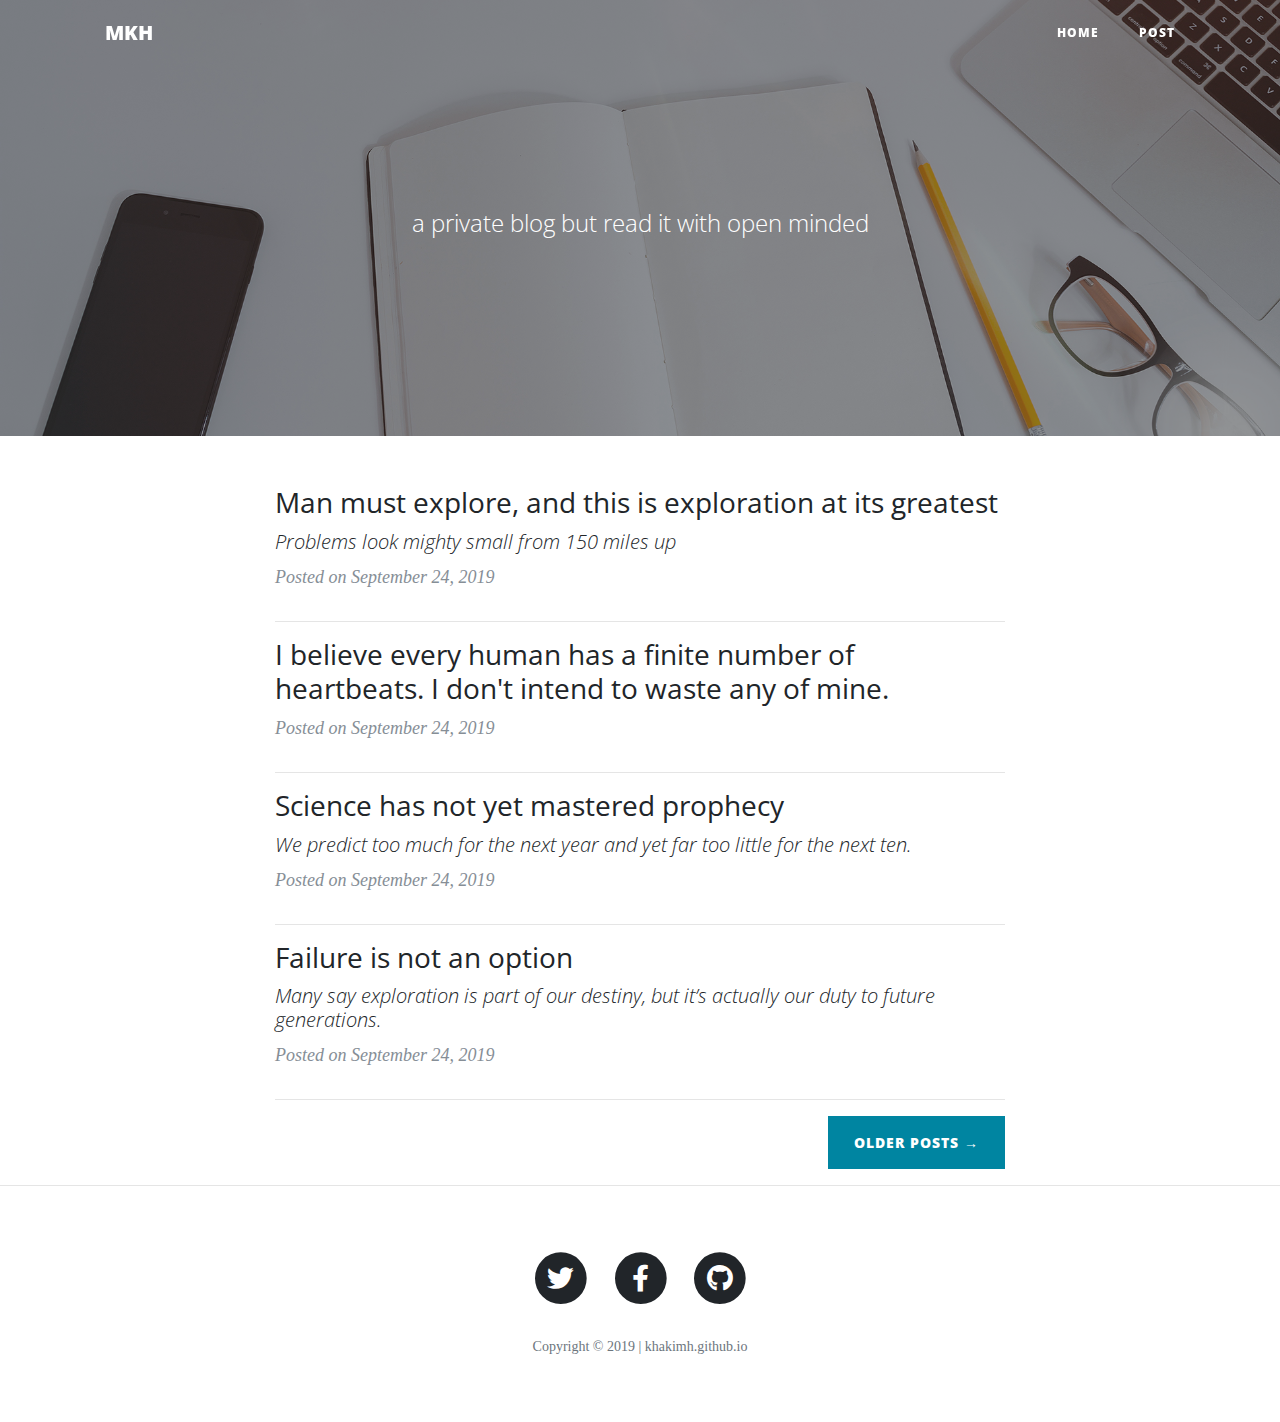
<file: index.html>
<!DOCTYPE html>
<html lang="en">

<head>

  <meta charset="utf-8">
  <meta name="viewport" content="width=device-width, initial-scale=1, shrink-to-fit=no">
  <meta name="description" content="">
  <meta name="author" content="">

  <link rel="icon" href="img/assad.jpg" type="image/png">
  
  <title>MKH</title>

  <!-- Bootstrap core CSS -->
  <link href="vendor/bootstrap/css/bootstrap.min.css" rel="stylesheet">

  <!-- Custom fonts for this template -->
  <link href="vendor/fontawesome-free/css/all.min.css" rel="stylesheet" type="text/css">
  <link href='https://fonts.googleapis.com/css?family=Lora:400,700,400italic,700italic' rel='stylesheet' type='text/css'>
  <link href='https://fonts.googleapis.com/css?family=Open+Sans:300italic,400italic,600italic,700italic,800italic,400,300,600,700,800' rel='stylesheet' type='text/css'>

  <!-- Custom styles for this template -->
  <link href="css/clean-blog.css" rel="stylesheet">
  <link href="css/stylish-portfolio.css" rel="stylesheet">

</head>

<body id="page-top">

  <!-- Navigation -->
  <nav class="navbar navbar-expand-lg navbar-light fixed-top" id="mainNav">
    <div class="container">
      <a class="navbar-brand" href="index.html">MKH</a>
      <button class="navbar-toggler navbar-toggler-right" type="button" data-toggle="collapse" data-target="#navbarResponsive" aria-controls="navbarResponsive" aria-expanded="false" aria-label="Toggle navigation">
        Menu
        <i class="fas fa-bars"></i>
      </button>
      <div class="collapse navbar-collapse" id="navbarResponsive">
        <ul class="navbar-nav ml-auto">
          <li class="nav-item">
            <a class="nav-link" href="index.html">Home</a>
          </li>
          <li class="nav-item">
            <a class="nav-link" href="post.html">Post</a>
          </li>
        </ul>
      </div>
    </div>
  </nav>

  <!-- Page Header -->
  <header class="masthead" style="background-image: url('img/home-bg.jpg')">
    <div class="overlay"></div>
    <div class="container">
      <div class="row">
        <div class="col-lg-8 col-md-10 mx-auto">
          <div class="site-heading">
            <!-- <h1>Clean Blog</h1> -->
            <span class="subheading">a private blog but read it with open minded</span>
          </div>
        </div>
      </div>
    </div>
  </header>

  <!-- Main Content -->
  <div class="container">
    <div class="row">
      <div class="col-lg-8 col-md-10 mx-auto">
        <div class="post-preview">
          <a href="post.html">
            <h3 class="post-subtitle"><strong>
              Man must explore, and this is exploration at its greatest
            </strong></h2>
            <h5 class="post-subtitle"><i>
              Problems look mighty small from 150 miles up
            </i></h5>
          </a>
          <p class="post-meta">Posted on September 24, 2019</p>
        </div>
        <hr>
        <div class="post-preview">
          <a href="post.html">
            <h3 class="post-subtitle"><strong>
              I believe every human has a finite number of heartbeats. I don't intend to waste any of mine.
            </strong></h2>
          </a>
          <p class="post-meta">Posted on September 24, 2019</p>
        </div>
        <hr>
        <div class="post-preview">
          <a href="post.html">
            <h3 class="post-subtitle"><strong>
              Science has not yet mastered prophecy
            </strong></h2>
            <h5 class="post-subtitle"><i>
              We predict too much for the next year and yet far too little for the next ten.
            </i></h5>
          </a>
          <p class="post-meta">Posted on September 24, 2019</p>
        </div>
        <hr>
        <div class="post-preview">
          <a href="post.html">
            <h3 class="post-subtitle"><strong>
              Failure is not an option
            </strong></h2>
            <h5 class="post-subtitle"><i>
              Many say exploration is part of our destiny, but it’s actually our duty to future generations.
            </i></h5>
          </a>
          <p class="post-meta">Posted on September 24, 2019</p>
        </div>
        <hr>
        <!-- Pager -->
        <div class="clearfix">
          <a class="btn btn-primary float-right" href="#">Older Posts &rarr;</a>
        </div>
      </div>
    </div>
  </div>

  <hr>

  <!-- Footer -->
  <footer>
    <div class="container">
      <div class="row">
        <div class="col-lg-8 col-md-10 mx-auto">
          <ul class="list-inline text-center">
            <li class="list-inline-item">
              <a href="https://twitter.com/khakim_png" target="blank">
                <span class="fa-stack fa-lg">
                  <i class="fas fa-circle fa-stack-2x"></i>
                  <i class="fab fa-twitter fa-stack-1x fa-inverse"></i>
                </span>
              </a>
            </li>
            <li class="list-inline-item">
              <a href="https://www.facebook.com/khakim.hidayat" target="blank">
                <span class="fa-stack fa-lg">
                  <i class="fas fa-circle fa-stack-2x"></i>
                  <i class="fab fa-facebook-f fa-stack-1x fa-inverse"></i>
                </span>
              </a>
            </li>
            <li class="list-inline-item">
              <a href="https://github.com/khakimh" target="blank">
                <span class="fa-stack fa-lg">
                  <i class="fas fa-circle fa-stack-2x"></i>
                  <i class="fab fa-github fa-stack-1x fa-inverse"></i>
                </span>
              </a>
            </li>
          </ul>
          <p class="copyright text-muted">Copyright &copy; 2019 | khakimh.github.io</p>
        </div>
      </div>
    </div>
  </footer>

  <a class="scroll-to-top rounded js-scroll-trigger" href="#page-top">
    <i class="fas fa-angle-up"></i>
  </a>

  <!-- Bootstrap core JavaScript -->
  <script src="vendor/jquery/jquery.min.js"></script>
  <script src="vendor/bootstrap/js/bootstrap.bundle.min.js"></script>

  <!-- Custom scripts for this template -->
  <script src="js/clean-blog.min.js"></script>
  <script src="js/stylish-portfolio.min.js"></script>

</body>

</html>
</file>
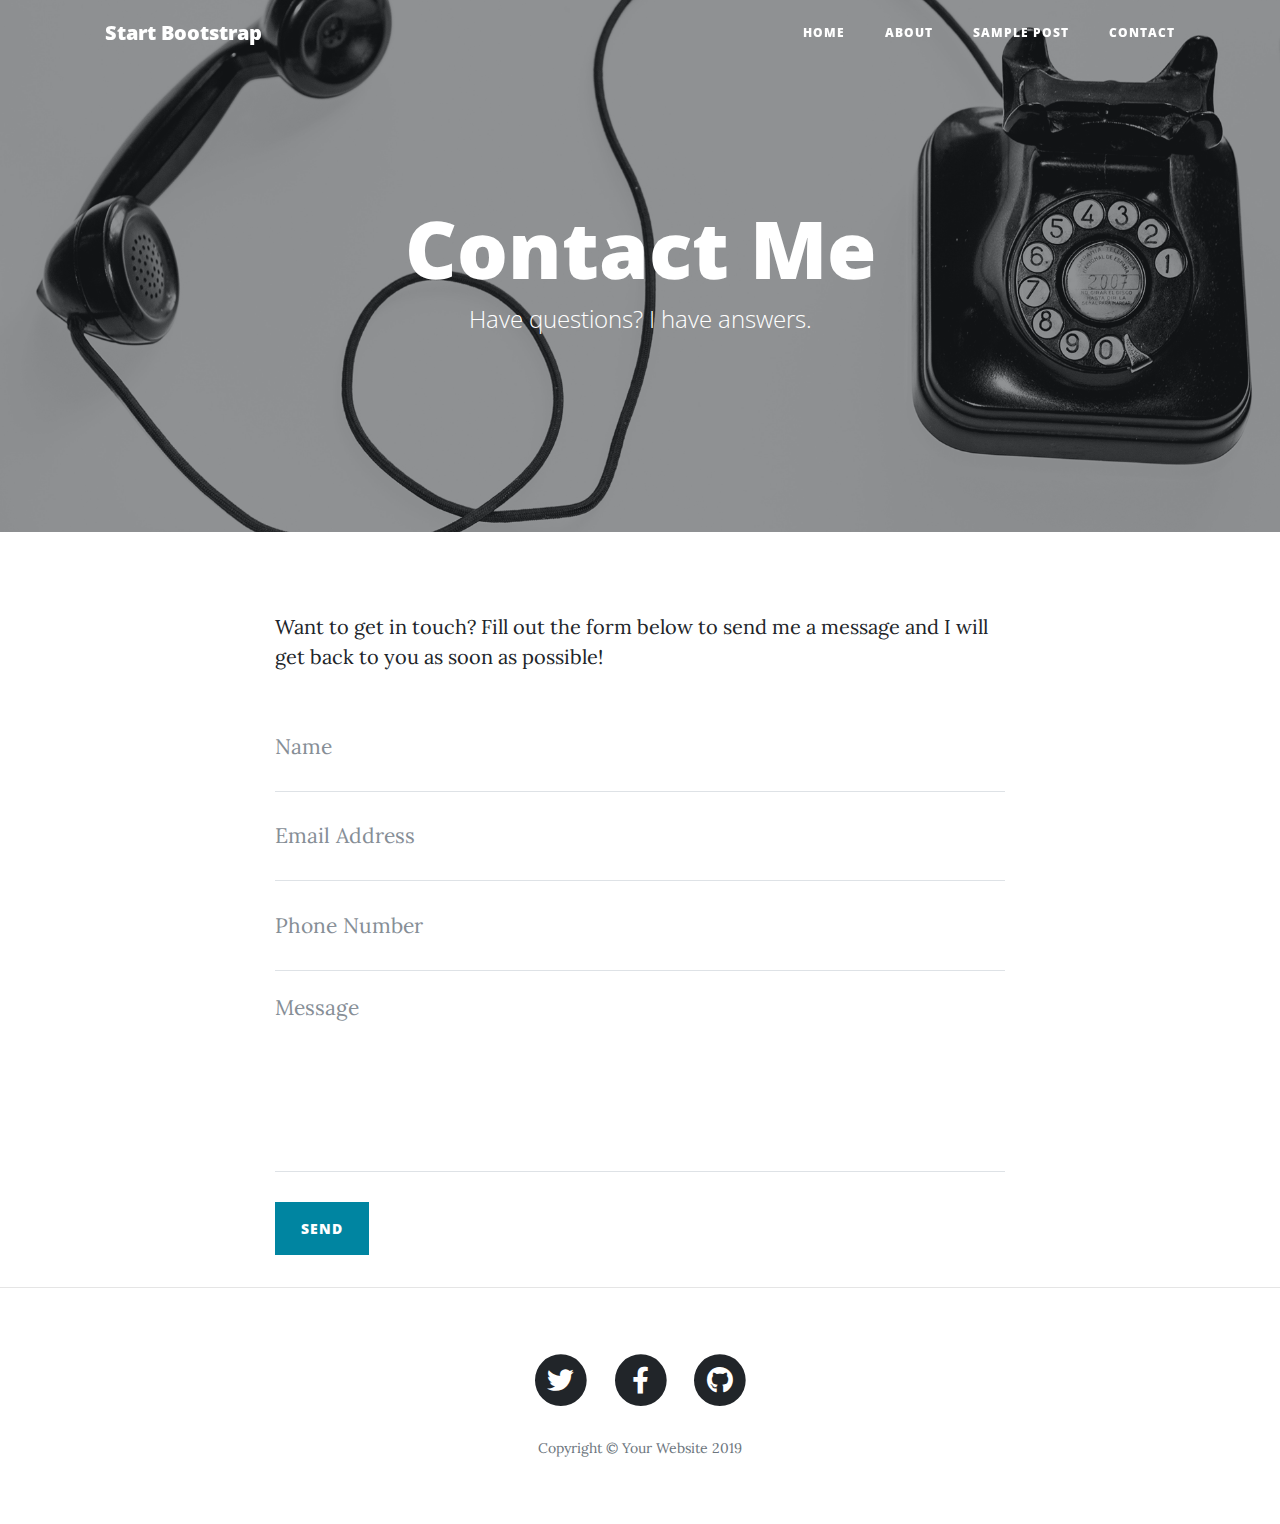
<file: contact.html>
<!DOCTYPE html>
<html lang="en">

<head>

  <meta charset="utf-8">
  <meta name="viewport" content="width=device-width, initial-scale=1, shrink-to-fit=no">
  <meta name="description" content="">
  <meta name="author" content="">

  <title>Clean Blog - Start Bootstrap Theme</title>

  <!-- Bootstrap core CSS -->
  <link href="vendor/bootstrap/css/bootstrap.min.css" rel="stylesheet">

  <!-- Custom fonts for this template -->
  <link href="vendor/fontawesome-free/css/all.min.css" rel="stylesheet" type="text/css">
  <link href='https://fonts.googleapis.com/css?family=Lora:400,700,400italic,700italic' rel='stylesheet' type='text/css'>
  <link href='https://fonts.googleapis.com/css?family=Open+Sans:300italic,400italic,600italic,700italic,800italic,400,300,600,700,800' rel='stylesheet' type='text/css'>

  <!-- Custom styles for this template -->
  <link href="css/clean-blog.min.css" rel="stylesheet">

</head>

<body>

  <!-- Navigation -->
  <nav class="navbar navbar-expand-lg navbar-light fixed-top" id="mainNav">
    <div class="container">
      <a class="navbar-brand" href="index.html">Start Bootstrap</a>
      <button class="navbar-toggler navbar-toggler-right" type="button" data-toggle="collapse" data-target="#navbarResponsive" aria-controls="navbarResponsive" aria-expanded="false" aria-label="Toggle navigation">
        Menu
        <i class="fas fa-bars"></i>
      </button>
      <div class="collapse navbar-collapse" id="navbarResponsive">
        <ul class="navbar-nav ml-auto">
          <li class="nav-item">
            <a class="nav-link" href="index.html">Home</a>
          </li>
          <li class="nav-item">
            <a class="nav-link" href="about.html">About</a>
          </li>
          <li class="nav-item">
            <a class="nav-link" href="post.html">Sample Post</a>
          </li>
          <li class="nav-item">
            <a class="nav-link" href="contact.html">Contact</a>
          </li>
        </ul>
      </div>
    </div>
  </nav>

  <!-- Page Header -->
  <header class="masthead" style="background-image: url('img/contact-bg.jpg')">
    <div class="overlay"></div>
    <div class="container">
      <div class="row">
        <div class="col-lg-8 col-md-10 mx-auto">
          <div class="page-heading">
            <h1>Contact Me</h1>
            <span class="subheading">Have questions? I have answers.</span>
          </div>
        </div>
      </div>
    </div>
  </header>

  <!-- Main Content -->
  <div class="container">
    <div class="row">
      <div class="col-lg-8 col-md-10 mx-auto">
        <p>Want to get in touch? Fill out the form below to send me a message and I will get back to you as soon as possible!</p>
        <!-- Contact Form - Enter your email address on line 19 of the mail/contact_me.php file to make this form work. -->
        <!-- WARNING: Some web hosts do not allow emails to be sent through forms to common mail hosts like Gmail or Yahoo. It's recommended that you use a private domain email address! -->
        <!-- To use the contact form, your site must be on a live web host with PHP! The form will not work locally! -->
        <form name="sentMessage" id="contactForm" novalidate>
          <div class="control-group">
            <div class="form-group floating-label-form-group controls">
              <label>Name</label>
              <input type="text" class="form-control" placeholder="Name" id="name" required data-validation-required-message="Please enter your name.">
              <p class="help-block text-danger"></p>
            </div>
          </div>
          <div class="control-group">
            <div class="form-group floating-label-form-group controls">
              <label>Email Address</label>
              <input type="email" class="form-control" placeholder="Email Address" id="email" required data-validation-required-message="Please enter your email address.">
              <p class="help-block text-danger"></p>
            </div>
          </div>
          <div class="control-group">
            <div class="form-group col-xs-12 floating-label-form-group controls">
              <label>Phone Number</label>
              <input type="tel" class="form-control" placeholder="Phone Number" id="phone" required data-validation-required-message="Please enter your phone number.">
              <p class="help-block text-danger"></p>
            </div>
          </div>
          <div class="control-group">
            <div class="form-group floating-label-form-group controls">
              <label>Message</label>
              <textarea rows="5" class="form-control" placeholder="Message" id="message" required data-validation-required-message="Please enter a message."></textarea>
              <p class="help-block text-danger"></p>
            </div>
          </div>
          <br>
          <div id="success"></div>
          <div class="form-group">
            <button type="submit" class="btn btn-primary" id="sendMessageButton">Send</button>
          </div>
        </form>
      </div>
    </div>
  </div>

  <hr>

  <!-- Footer -->
  <footer>
    <div class="container">
      <div class="row">
        <div class="col-lg-8 col-md-10 mx-auto">
          <ul class="list-inline text-center">
            <li class="list-inline-item">
              <a href="#">
                <span class="fa-stack fa-lg">
                  <i class="fas fa-circle fa-stack-2x"></i>
                  <i class="fab fa-twitter fa-stack-1x fa-inverse"></i>
                </span>
              </a>
            </li>
            <li class="list-inline-item">
              <a href="#">
                <span class="fa-stack fa-lg">
                  <i class="fas fa-circle fa-stack-2x"></i>
                  <i class="fab fa-facebook-f fa-stack-1x fa-inverse"></i>
                </span>
              </a>
            </li>
            <li class="list-inline-item">
              <a href="#">
                <span class="fa-stack fa-lg">
                  <i class="fas fa-circle fa-stack-2x"></i>
                  <i class="fab fa-github fa-stack-1x fa-inverse"></i>
                </span>
              </a>
            </li>
          </ul>
          <p class="copyright text-muted">Copyright &copy; Your Website 2019</p>
        </div>
      </div>
    </div>
  </footer>

  <!-- Bootstrap core JavaScript -->
  <script src="vendor/jquery/jquery.min.js"></script>
  <script src="vendor/bootstrap/js/bootstrap.bundle.min.js"></script>

  <!-- Contact Form JavaScript -->
  <script src="js/jqBootstrapValidation.js"></script>
  <script src="js/contact_me.js"></script>

  <!-- Custom scripts for this template -->
  <script src="js/clean-blog.min.js"></script>

</body>

</html>
</file>
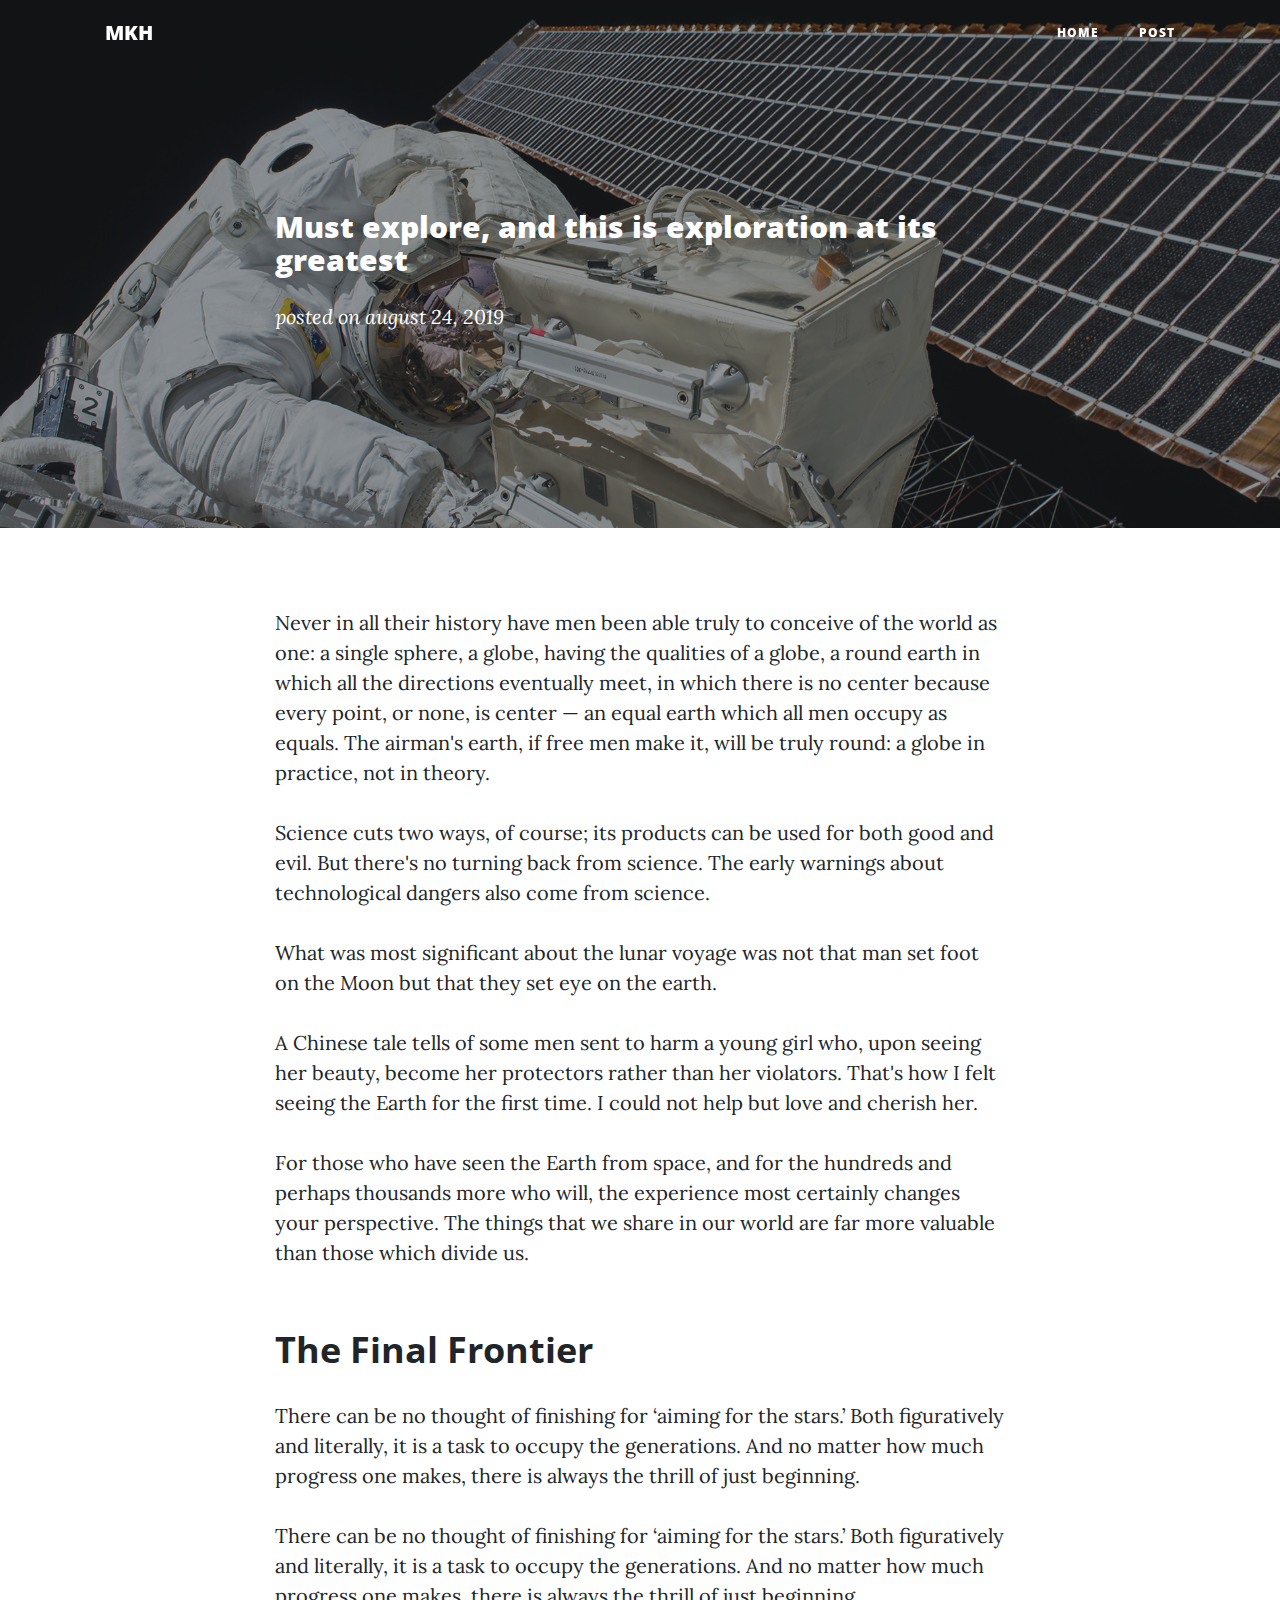
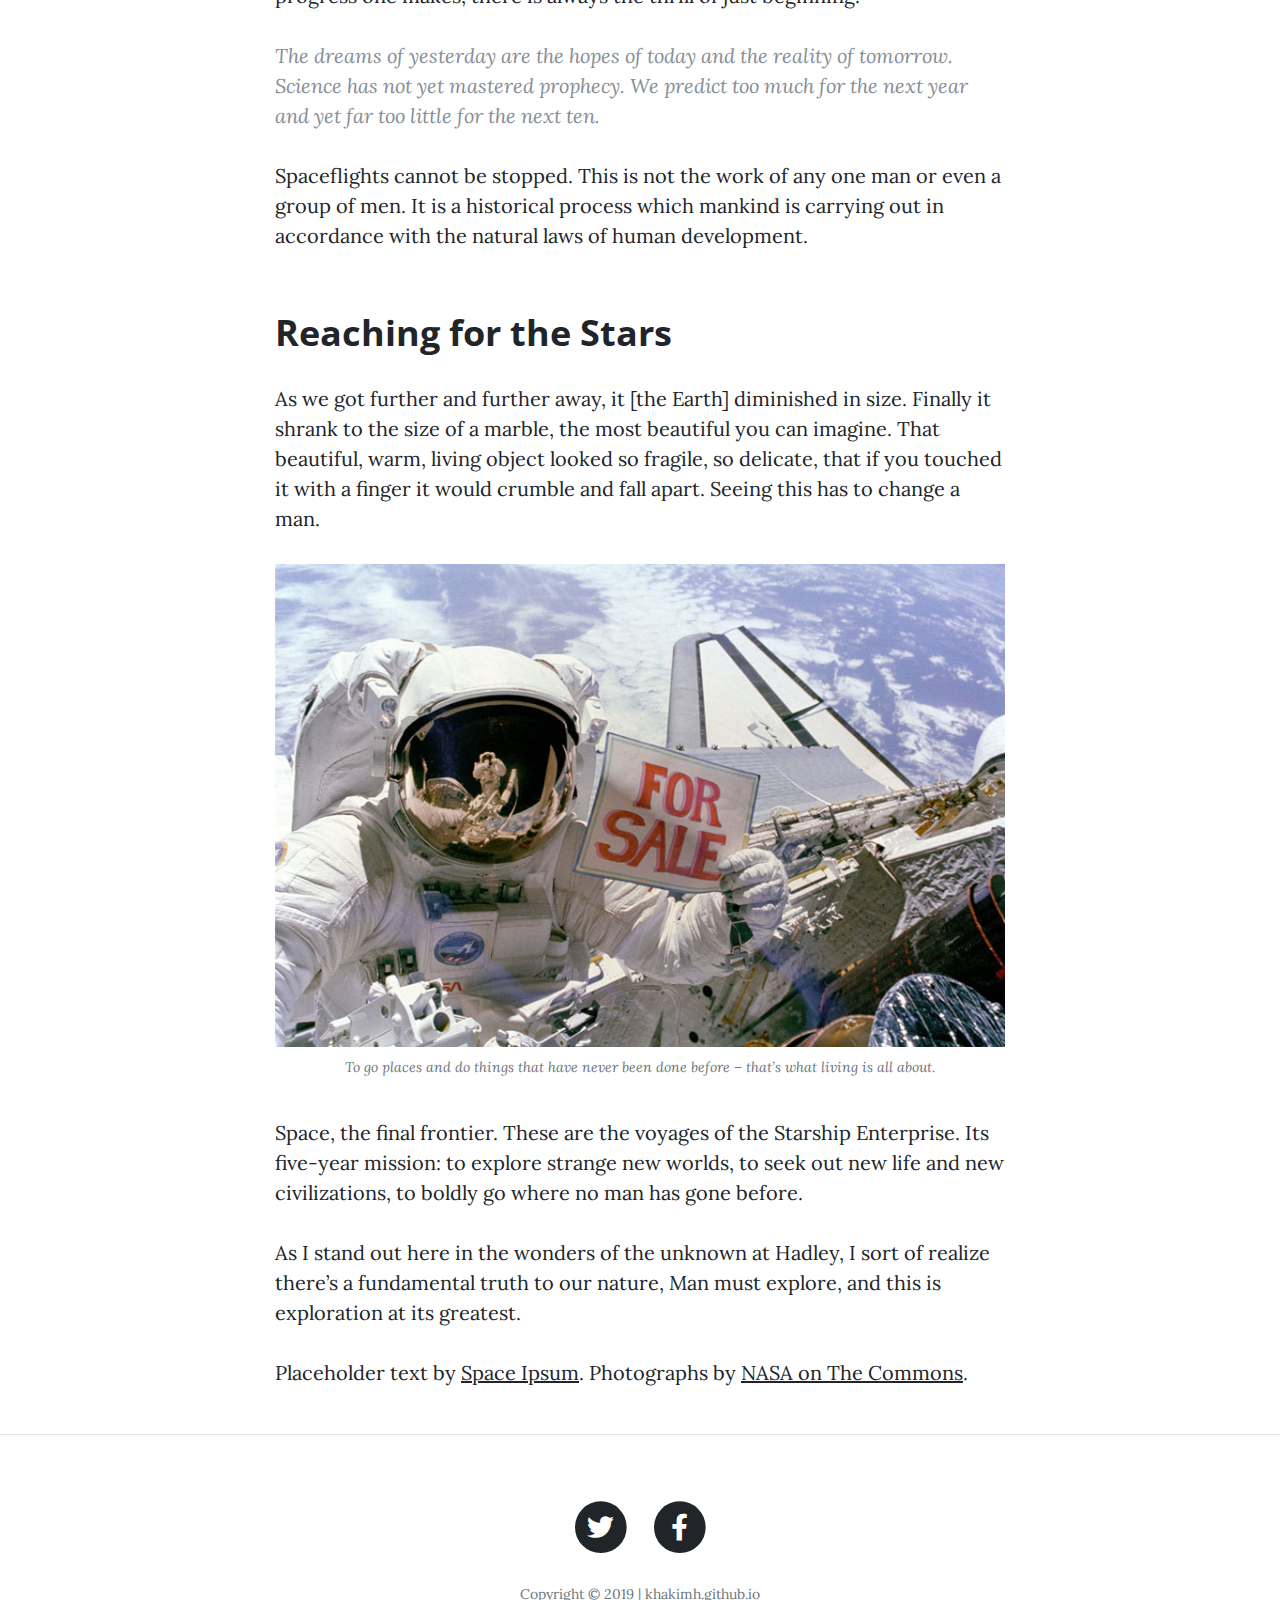
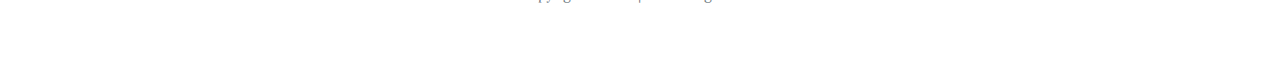
<file: post.html>
<!DOCTYPE html>
<html lang="en">

<head>

  <meta charset="utf-8">
  <meta name="viewport" content="width=device-width, initial-scale=1, shrink-to-fit=no">
  <meta name="description" content="">
  <meta name="author" content="">

  <link rel="icon" href="img/assad.jpg" type="image/png">

  <title>MKH</title>

  <!-- Bootstrap core CSS -->
  <link href="vendor/bootstrap/css/bootstrap.min.css" rel="stylesheet">

  <!-- Custom fonts for this template -->
  <link href="vendor/fontawesome-free/css/all.min.css" rel="stylesheet" type="text/css">
  <link href='https://fonts.googleapis.com/css?family=Lora:400,700,400italic,700italic' rel='stylesheet' type='text/css'>
  <link href='https://fonts.googleapis.com/css?family=Open+Sans:300italic,400italic,600italic,700italic,800italic,400,300,600,700,800' rel='stylesheet' type='text/css'>

  <!-- Custom styles for this template -->
  <link href="css/stylish-portfolio.css" rel="stylesheet">
  <link href="css/clean-blog.min.css" rel="stylesheet">

</head>

<body>

  <!-- Navigation -->
  <nav class="navbar navbar-expand-lg navbar-light fixed-top" id="mainNav">
    <div class="container">
      <a class="navbar-brand" href="index.html">MKH</a>
      <button class="navbar-toggler navbar-toggler-right" type="button" data-toggle="collapse" data-target="#navbarResponsive" aria-controls="navbarResponsive" aria-expanded="false" aria-label="Toggle navigation">
        Menu
        <i class="fas fa-bars"></i>
      </button>
      <div class="collapse navbar-collapse" id="navbarResponsive">
        <ul class="navbar-nav ml-auto">
          <li class="nav-item">
            <a class="nav-link" href="index.html">Home</a>
          </li>
          <li class="nav-item">
            <a class="nav-link" href="post.html">Post</a>
          </li>
        </ul>
      </div>
    </div>
  </nav>

  <!-- Page Header -->
  <header class="masthead" style="background-image: url('img/post-bg.jpg')" id ="page-top">
    <div class="overlay"></div>
    <div class="container">
      <div class="row">
        <div class="col-lg-8 col-md-10 mx-auto">
          <div class="post-heading">
            <h1 class="subheading"><strong> Must explore, and this is exploration at its greatest</strong></h1>
            <span class="meta">posted on august 24, 2019</span>
          </div>
        </div>
      </div>
    </div>
  </header>

  <!-- Post Content -->
  <article>
    <div class="container">
      <div class="row">
        <div class="col-lg-8 col-md-10 mx-auto">
          <p>Never in all their history have men been able truly to conceive of the world as one: a single sphere, a globe, having the qualities of a globe, a round earth in which all the directions eventually meet, in which there is no center because every point, or none, is center — an equal earth which all men occupy as equals. The airman's earth, if free men make it, will be truly round: a globe in practice, not in theory.</p>

          <p>Science cuts two ways, of course; its products can be used for both good and evil. But there's no turning back from science. The early warnings about technological dangers also come from science.</p>

          <p>What was most significant about the lunar voyage was not that man set foot on the Moon but that they set eye on the earth.</p>

          <p>A Chinese tale tells of some men sent to harm a young girl who, upon seeing her beauty, become her protectors rather than her violators. That's how I felt seeing the Earth for the first time. I could not help but love and cherish her.</p>

          <p>For those who have seen the Earth from space, and for the hundreds and perhaps thousands more who will, the experience most certainly changes your perspective. The things that we share in our world are far more valuable than those which divide us.</p>

          <h2 class="section-heading">The Final Frontier</h2>

          <p>There can be no thought of finishing for ‘aiming for the stars.’ Both figuratively and literally, it is a task to occupy the generations. And no matter how much progress one makes, there is always the thrill of just beginning.</p>

          <p>There can be no thought of finishing for ‘aiming for the stars.’ Both figuratively and literally, it is a task to occupy the generations. And no matter how much progress one makes, there is always the thrill of just beginning.</p>

          <blockquote class="blockquote">The dreams of yesterday are the hopes of today and the reality of tomorrow. Science has not yet mastered prophecy. We predict too much for the next year and yet far too little for the next ten.</blockquote>

          <p>Spaceflights cannot be stopped. This is not the work of any one man or even a group of men. It is a historical process which mankind is carrying out in accordance with the natural laws of human development.</p>

          <h2 class="section-heading">Reaching for the Stars</h2>

          <p>As we got further and further away, it [the Earth] diminished in size. Finally it shrank to the size of a marble, the most beautiful you can imagine. That beautiful, warm, living object looked so fragile, so delicate, that if you touched it with a finger it would crumble and fall apart. Seeing this has to change a man.</p>

          <a href="#">
            <img class="img-fluid" src="img/post-sample-image.jpg" alt="">
          </a>
          <span class="caption text-muted">To go places and do things that have never been done before – that’s what living is all about.</span>

          <p>Space, the final frontier. These are the voyages of the Starship Enterprise. Its five-year mission: to explore strange new worlds, to seek out new life and new civilizations, to boldly go where no man has gone before.</p>

          <p>As I stand out here in the wonders of the unknown at Hadley, I sort of realize there’s a fundamental truth to our nature, Man must explore, and this is exploration at its greatest.</p>

          <p>Placeholder text by
            <a href="http://spaceipsum.com/">Space Ipsum</a>. Photographs by
            <a href="https://www.flickr.com/photos/nasacommons/">NASA on The Commons</a>.</p>
        </div>
      </div>
    </div>
  </article>

  <hr>

  <a class="scroll-to-top rounded js-scroll-trigger" href="#page-top">
    <i class="fas fa-angle-up"></i>
  </a>

  <!-- Footer -->
  <footer>
    <div class="container">
      <div class="row">
        <div class="col-lg-8 col-md-10 mx-auto">
          <ul class="list-inline text-center">
            <li class="list-inline-item">
              <a href="https://twitter.com/khakim_png" target="blank">
                <span class="fa-stack fa-lg">
                  <i class="fas fa-circle fa-stack-2x"></i>
                  <i class="fab fa-twitter fa-stack-1x fa-inverse"></i>
                </span>
              </a>
            </li>
            <li class="list-inline-item">
              <a href="https://www.facebook.com/khakim.hidayat" target="blank">
                <span class="fa-stack fa-lg">
                  <i class="fas fa-circle fa-stack-2x"></i>
                  <i class="fab fa-facebook-f fa-stack-1x fa-inverse"></i>
                </span>
              </a>
            </li>
          </ul>
          <p class="copyright text-muted">Copyright &copy; 2019 | khakimh.github.io</p>
        </div>
      </div>
    </div>
  </footer>

  <!-- Bootstrap core JavaScript -->
  <script src="vendor/jquery/jquery.min.js"></script>
  <script src="vendor/bootstrap/js/bootstrap.bundle.min.js"></script>

  <!-- Custom scripts for this template -->
  <script src="js/clean-blog.min.js"></script>
  <script src="js/stylish-portfolio.min.js"></script>

</body>

</html>
</file>
<file: css/clean-blog.css>
/*!
 * Start Bootstrap - Clean Blog v5.0.7 (https://startbootstrap.com/template-overviews/clean-blog)
 * Copyright 2013-2019 Start Bootstrap
 * Licensed under MIT (https://github.com/BlackrockDigital/startbootstrap-clean-blog/blob/master/LICENSE)
 */

body {
  font-size: 20px;
  color: #212529;
  font-family: 'Lora', 'Times New Roman', serif;
}

p {
  line-height: 1.5;
  margin: 30px 0;
}

p a {
  text-decoration: underline;
}

h1,
h2,
h3,
h4,
h5,
h6 {
  font-weight: 800;
  font-family: 'Open Sans', 'Helvetica Neue', Helvetica, Arial, sans-serif;
}

a {
  color: #212529;
  -webkit-transition: all 0.2s;
  transition: all 0.2s;
}

a:focus, a:hover {
  color: #0085A1;
}

blockquote {
  font-style: italic;
  color: #868e96;
}

.section-heading {
  font-size: 36px;
  font-weight: 700;
  margin-top: 60px;
}

.caption {
  font-size: 14px;
  font-style: italic;
  display: block;
  margin: 0;
  padding: 10px;
  text-align: center;
  border-bottom-right-radius: 5px;
  border-bottom-left-radius: 5px;
}

::-moz-selection {
  color: #fff;
  background: #0085A1;
  text-shadow: none;
}

::selection {
  color: #fff;
  background: #0085A1;
  text-shadow: none;
}

img::-moz-selection {
  color: #fff;
  background: transparent;
}

img::selection {
  color: #fff;
  background: transparent;
}

img::-moz-selection {
  color: #fff;
  background: transparent;
}

#mainNav {
  position: absolute;
  border-bottom: 1px solid #e9ecef;
  background-color: white;
  font-family: 'Open Sans', 'Helvetica Neue', Helvetica, Arial, sans-serif;
}

#mainNav .navbar-brand {
  font-weight: 800;
  color: #343a40;
}

#mainNav .navbar-toggler {
  font-size: 12px;
  font-weight: 800;
  padding: 13px;
  text-transform: uppercase;
  color: #343a40;
}

#mainNav .navbar-nav > li.nav-item > a {
  font-size: 12px;
  font-weight: 800;
  letter-spacing: 1px;
  text-transform: uppercase;
}

@media only screen and (min-width: 992px) {
  #mainNav {
    border-bottom: 1px solid transparent;
    background: transparent;
  }
  #mainNav .navbar-brand {
    padding: 10px 20px;
    color: #fff;
  }
  #mainNav .navbar-brand:focus, #mainNav .navbar-brand:hover {
    color: rgba(255, 255, 255, 0.8);
  }
  #mainNav .navbar-nav > li.nav-item > a {
    padding: 10px 20px;
    color: #fff;
  }
  #mainNav .navbar-nav > li.nav-item > a:focus, #mainNav .navbar-nav > li.nav-item > a:hover {
    color: rgba(255, 255, 255, 0.8);
  }
}

@media only screen and (min-width: 992px) {
  #mainNav {
    -webkit-transition: background-color 0.2s;
    transition: background-color 0.2s;
    /* Force Hardware Acceleration in WebKit */
    -webkit-transform: translate3d(0, 0, 0);
    transform: translate3d(0, 0, 0);
    -webkit-backface-visibility: hidden;
  }
  #mainNav.is-fixed {
    /* when the user scrolls down, we hide the header right above the viewport */
    position: fixed;
    top: -67px;
    -webkit-transition: -webkit-transform 0.2s;
    transition: -webkit-transform 0.2s;
    transition: transform 0.2s;
    transition: transform 0.2s, -webkit-transform 0.2s;
    border-bottom: 1px solid white;
    background-color: rgba(255, 255, 255, 0.9);
  }
  #mainNav.is-fixed .navbar-brand {
    color: #212529;
  }
  #mainNav.is-fixed .navbar-brand:focus, #mainNav.is-fixed .navbar-brand:hover {
    color: #0085A1;
  }
  #mainNav.is-fixed .navbar-nav > li.nav-item > a {
    color: #212529;
  }
  #mainNav.is-fixed .navbar-nav > li.nav-item > a:focus, #mainNav.is-fixed .navbar-nav > li.nav-item > a:hover {
    color: #0085A1;
  }
  #mainNav.is-visible {
    /* if the user changes the scrolling direction, we show the header */
    -webkit-transform: translate3d(0, 100%, 0);
    transform: translate3d(0, 100%, 0);
  }
}

header.masthead {
  margin-bottom: 50px;
  background: no-repeat center center;
  background-color: #868e96;
  background-attachment: scroll;
  position: relative;
  background-size: cover;
}

header.masthead .overlay {
  position: absolute;
  top: 0;
  left: 0;
  height: 100%;
  width: 100%;
  background-color: #212529;
  opacity: 0.5;
}

header.masthead .page-heading,
header.masthead .post-heading,
header.masthead .site-heading {
  padding: 200px 0 150px;
  color: white;
}

@media only screen and (min-width: 768px) {
  header.masthead .page-heading,
  header.masthead .post-heading,
  header.masthead .site-heading {
    padding: 200px 0;
  }
}

header.masthead .page-heading,
header.masthead .site-heading {
  text-align: center;
}

header.masthead .page-heading h1,
header.masthead .site-heading h1 {
  font-size: 50px;
  margin-top: 0;
}

header.masthead .page-heading .subheading,
header.masthead .site-heading .subheading {
  font-size: 24px;
  font-weight: 300;
  line-height: 1.1;
  display: block;
  margin: 10px 0 0;
  font-family: 'Open Sans', 'Helvetica Neue', Helvetica, Arial, sans-serif;
}

@media only screen and (min-width: 768px) {
  header.masthead .page-heading h1,
  header.masthead .site-heading h1 {
    font-size: 80px;
  }
}

header.masthead .post-heading h1 {
  font-size: 35px;
}

header.masthead .post-heading .meta,
header.masthead .post-heading .subheading {
  line-height: 1.1;
  display: block;
}

header.masthead .post-heading .subheading {
  font-size: 24px;
  font-weight: 600;
  margin: 10px 0 30px;
  font-family: 'Open Sans', 'Helvetica Neue', Helvetica, Arial, sans-serif;
}

header.masthead .post-heading .meta {
  font-size: 20px;
  font-weight: 300;
  font-style: italic;
  font-family: 'Lora', 'Times New Roman', serif;
}

header.masthead .post-heading .meta a {
  color: #fff;
}

@media only screen and (min-width: 768px) {
  header.masthead .post-heading h1 {
    font-size: 55px;
  }
  header.masthead .post-heading .subheading {
    font-size: 30px;
  }
}

.post-preview > a {
  color: #212529;
}

.post-preview > a:focus, .post-preview > a:hover {
  text-decoration: none;
  color: #0085A1;
}

.post-preview > a > .post-title {
  font-size: 30px;
  margin-top: 30px;
  margin-bottom: 10px;
}

.post-preview > a > .post-subtitle {
  font-weight: 300;
  margin: 0 0 10px;
}

.post-preview > .post-meta {
  font-size: 18px;
  font-style: italic;
  margin-top: 0;
  color: #868e96;
}

.post-preview > .post-meta > a {
  text-decoration: none;
  color: #212529;
}

.post-preview > .post-meta > a:focus, .post-preview > .post-meta > a:hover {
  text-decoration: underline;
  color: #0085A1;
}

@media only screen and (min-width: 768px) {
  .post-preview > a > .post-title {
    font-size: 36px;
  }
}

.floating-label-form-group {
  font-size: 14px;
  position: relative;
  margin-bottom: 0;
  padding-bottom: 0.5em;
  border-bottom: 1px solid #dee2e6;
}

.floating-label-form-group input,
.floating-label-form-group textarea {
  font-size: 1.5em;
  position: relative;
  z-index: 1;
  padding: 0;
  resize: none;
  border: none;
  border-radius: 0;
  background: none;
  -webkit-box-shadow: none !important;
  box-shadow: none !important;
  font-family: 'Lora', 'Times New Roman', serif;
}

.floating-label-form-group input::-webkit-input-placeholder,
.floating-label-form-group textarea::-webkit-input-placeholder {
  color: #868e96;
  font-family: 'Lora', 'Times New Roman', serif;
}

.floating-label-form-group label {
  font-size: 0.85em;
  line-height: 1.764705882em;
  position: relative;
  z-index: 0;
  top: 2em;
  display: block;
  margin: 0;
  -webkit-transition: top 0.3s ease, opacity 0.3s ease;
  transition: top 0.3s ease, opacity 0.3s ease;
  vertical-align: middle;
  vertical-align: baseline;
  opacity: 0;
}

.floating-label-form-group .help-block {
  margin: 15px 0;
}

.floating-label-form-group-with-value label {
  top: 0;
  opacity: 1;
}

.floating-label-form-group-with-focus label {
  color: #0085A1;
}

form .form-group:first-child .floating-label-form-group {
  border-top: 1px solid #dee2e6;
}

footer {
  padding: 50px 0 65px;
}

footer .list-inline {
  margin: 0;
  padding: 0;
}

footer .copyright {
  font-size: 14px;
  margin-bottom: 0;
  text-align: center;
}

.btn {
  font-size: 14px;
  font-weight: 800;
  padding: 15px 25px;
  letter-spacing: 1px;
  text-transform: uppercase;
  border-radius: 0;
  font-family: 'Open Sans', 'Helvetica Neue', Helvetica, Arial, sans-serif;
}

.btn-primary {
  background-color: #0085A1;
  border-color: #0085A1;
}

.btn-primary:hover, .btn-primary:focus, .btn-primary:active {
  color: #fff;
  background-color: #00657b !important;
  border-color: #00657b !important;
}

.btn-lg {
  font-size: 16px;
  padding: 25px 35px;
}
</file>
<file: css/stylish-portfolio.css>
/*!
 * Start Bootstrap - Stylish Portfolio v5.0.6 (https://startbootstrap.com/template-overviews/stylish-portfolio)
 * Copyright 2013-2019 Start Bootstrap
 * Licensed under MIT (https://github.com/BlackrockDigital/startbootstrap-stylish-portfolio/blob/master/LICENSE)
 */

body,
html {
  width: 100%;
  height: 100%;
}

body {
  font-family: 'Source Sans Pro';
}

.text-white {
  color: white !important;
}

.btn-xl {
  padding: 1.25rem 2.5rem;
}

.content-section {
  padding-top: 7.5rem;
  padding-bottom: 7.5rem;
}

.content-section-heading h2 {
  font-size: 3rem;
}

.content-section-heading h3 {
  font-size: 1rem;
  text-transform: uppercase;
}

h1,
h2,
h3,
h4,
h5,
h6 {
  font-weight: 700;
}

.text-faded {
  color: white;
}

/* Map */
.map {
  height: 30rem;
}

@media (max-width: 992px) {
  .map {
    height: 75%;
  }
}

.map iframe {
  pointer-events: none;
}

.scroll-to-top {
  position: fixed;
  right: 15px;
  bottom: 15px;
  display: none;
  width: 50px;
  height: 50px;
  text-align: center;
  color: white;
  background: rgba(52, 58, 64, 0.5);
  line-height: 45px;
}

.scroll-to-top:focus, .scroll-to-top:hover {
  color: white;
}

.scroll-to-top:hover {
  background: #343a40;
}

.scroll-to-top i {
  font-weight: 800;
}
</file>
<file: css/clean-blog.min.css>
/*!
 * Start Bootstrap - Clean Blog v5.0.7 (https://startbootstrap.com/template-overviews/clean-blog)
 * Copyright 2013-2019 Start Bootstrap
 * Licensed under MIT (https://github.com/BlackrockDigital/startbootstrap-clean-blog/blob/master/LICENSE)
 */body{font-size:20px;color:#212529;font-family:Lora,'Times New Roman',serif}p{line-height:1.5;margin:30px 0}p a{text-decoration:underline}h1,h2,h3,h4,h5,h6{font-weight:800;font-family:'Open Sans','Helvetica Neue',Helvetica,Arial,sans-serif}a{color:#212529;-webkit-transition:all .2s;transition:all .2s}a:focus,a:hover{color:#0085a1}blockquote{font-style:italic;color:#868e96}.section-heading{font-size:36px;font-weight:700;margin-top:60px}.caption{font-size:14px;font-style:italic;display:block;margin:0;padding:10px;text-align:center;border-bottom-right-radius:5px;border-bottom-left-radius:5px}::-moz-selection{color:#fff;background:#0085a1;text-shadow:none}::selection{color:#fff;background:#0085a1;text-shadow:none}img::-moz-selection{color:#fff;background:0 0}img::selection{color:#fff;background:0 0}img::-moz-selection{color:#fff;background:0 0}#mainNav{position:absolute;border-bottom:1px solid #e9ecef;background-color:#fff;font-family:'Open Sans','Helvetica Neue',Helvetica,Arial,sans-serif}#mainNav .navbar-brand{font-weight:800;color:#343a40}#mainNav .navbar-toggler{font-size:12px;font-weight:800;padding:13px;text-transform:uppercase;color:#343a40}#mainNav .navbar-nav>li.nav-item>a{font-size:12px;font-weight:800;letter-spacing:1px;text-transform:uppercase}@media only screen and (min-width:992px){#mainNav{border-bottom:1px solid transparent;background:0 0}#mainNav .navbar-brand{padding:10px 20px;color:#fff}#mainNav .navbar-brand:focus,#mainNav .navbar-brand:hover{color:rgba(255,255,255,.8)}#mainNav .navbar-nav>li.nav-item>a{padding:10px 20px;color:#fff}#mainNav .navbar-nav>li.nav-item>a:focus,#mainNav .navbar-nav>li.nav-item>a:hover{color:rgba(255,255,255,.8)}}@media only screen and (min-width:992px){#mainNav{-webkit-transition:background-color .2s;transition:background-color .2s;-webkit-transform:translate3d(0,0,0);transform:translate3d(0,0,0);-webkit-backface-visibility:hidden}#mainNav.is-fixed{position:fixed;top:-67px;-webkit-transition:-webkit-transform .2s;transition:-webkit-transform .2s;transition:transform .2s;transition:transform .2s,-webkit-transform .2s;border-bottom:1px solid #fff;background-color:rgba(255,255,255,.9)}#mainNav.is-fixed .navbar-brand{color:#212529}#mainNav.is-fixed .navbar-brand:focus,#mainNav.is-fixed .navbar-brand:hover{color:#0085a1}#mainNav.is-fixed .navbar-nav>li.nav-item>a{color:#212529}#mainNav.is-fixed .navbar-nav>li.nav-item>a:focus,#mainNav.is-fixed .navbar-nav>li.nav-item>a:hover{color:#0085a1}#mainNav.is-visible{-webkit-transform:translate3d(0,100%,0);transform:translate3d(0,100%,0)}}header.masthead{margin-bottom:50px;background:no-repeat center center;background-color:#868e96;background-attachment:scroll;position:relative;background-size:cover}header.masthead .overlay{position:absolute;top:0;left:0;height:100%;width:100%;background-color:#212529;opacity:.5}header.masthead .page-heading,header.masthead .post-heading,header.masthead .site-heading{padding:200px 0 150px;color:#fff}@media only screen and (min-width:768px){header.masthead .page-heading,header.masthead .post-heading,header.masthead .site-heading{padding:200px 0}}header.masthead .page-heading,header.masthead .site-heading{text-align:center}header.masthead .page-heading h1,header.masthead .site-heading h1{font-size:50px;margin-top:0}header.masthead .page-heading .subheading,header.masthead .site-heading .subheading{font-size:24px;font-weight:300;line-height:1.1;display:block;margin:10px 0 0;font-family:'Open Sans','Helvetica Neue',Helvetica,Arial,sans-serif}@media only screen and (min-width:768px){header.masthead .page-heading h1,header.masthead .site-heading h1{font-size:80px}}header.masthead .post-heading h1{font-size:35px}header.masthead .post-heading .meta,header.masthead .post-heading .subheading{line-height:1.1;display:block}header.masthead .post-heading .subheading{font-size:24px;font-weight:600;margin:10px 0 30px;font-family:'Open Sans','Helvetica Neue',Helvetica,Arial,sans-serif}header.masthead .post-heading .meta{font-size:20px;font-weight:300;font-style:italic;font-family:Lora,'Times New Roman',serif}header.masthead .post-heading .meta a{color:#fff}@media only screen and (min-width:768px){header.masthead .post-heading h1{font-size:55px}header.masthead .post-heading .subheading{font-size:30px}}.post-preview>a{color:#212529}.post-preview>a:focus,.post-preview>a:hover{text-decoration:none;color:#0085a1}.post-preview>a>.post-title{font-size:30px;margin-top:30px;margin-bottom:10px}.post-preview>a>.post-subtitle{font-weight:300;margin:0 0 10px}.post-preview>.post-meta{font-size:18px;font-style:italic;margin-top:0;color:#868e96}.post-preview>.post-meta>a{text-decoration:none;color:#212529}.post-preview>.post-meta>a:focus,.post-preview>.post-meta>a:hover{text-decoration:underline;color:#0085a1}@media only screen and (min-width:768px){.post-preview>a>.post-title{font-size:36px}}.floating-label-form-group{font-size:14px;position:relative;margin-bottom:0;padding-bottom:.5em;border-bottom:1px solid #dee2e6}.floating-label-form-group input,.floating-label-form-group textarea{font-size:1.5em;position:relative;z-index:1;padding:0;resize:none;border:none;border-radius:0;background:0 0;-webkit-box-shadow:none!important;box-shadow:none!important;font-family:Lora,'Times New Roman',serif}.floating-label-form-group input::-webkit-input-placeholder,.floating-label-form-group textarea::-webkit-input-placeholder{color:#868e96;font-family:Lora,'Times New Roman',serif}.floating-label-form-group label{font-size:.85em;line-height:1.764705882em;position:relative;z-index:0;top:2em;display:block;margin:0;-webkit-transition:top .3s ease,opacity .3s ease;transition:top .3s ease,opacity .3s ease;vertical-align:middle;vertical-align:baseline;opacity:0}.floating-label-form-group .help-block{margin:15px 0}.floating-label-form-group-with-value label{top:0;opacity:1}.floating-label-form-group-with-focus label{color:#0085a1}form .form-group:first-child .floating-label-form-group{border-top:1px solid #dee2e6}footer{padding:50px 0 65px}footer .list-inline{margin:0;padding:0}footer .copyright{font-size:14px;margin-bottom:0;text-align:center}.btn{font-size:14px;font-weight:800;padding:15px 25px;letter-spacing:1px;text-transform:uppercase;border-radius:0;font-family:'Open Sans','Helvetica Neue',Helvetica,Arial,sans-serif}.btn-primary{background-color:#0085a1;border-color:#0085a1}.btn-primary:active,.btn-primary:focus,.btn-primary:hover{color:#fff;background-color:#00657b!important;border-color:#00657b!important}.btn-lg{font-size:16px;padding:25px 35px}
</file>
